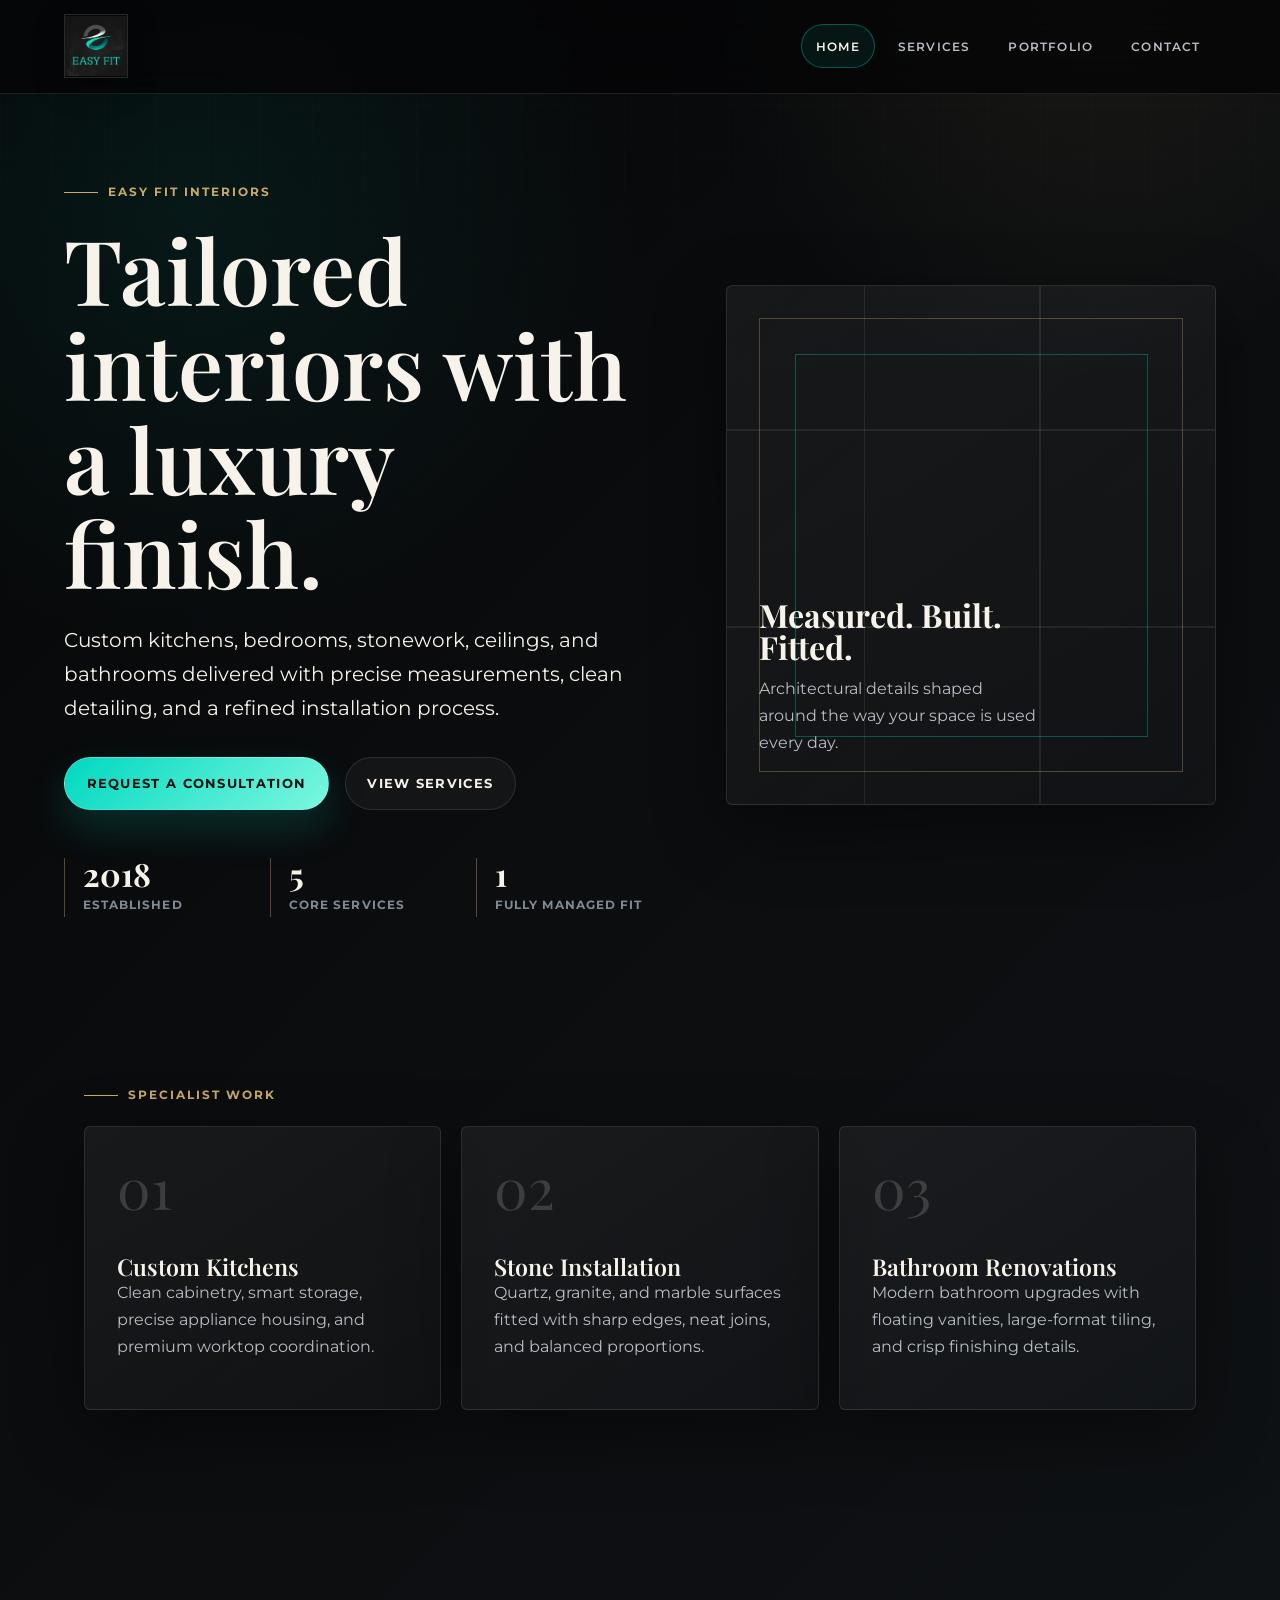
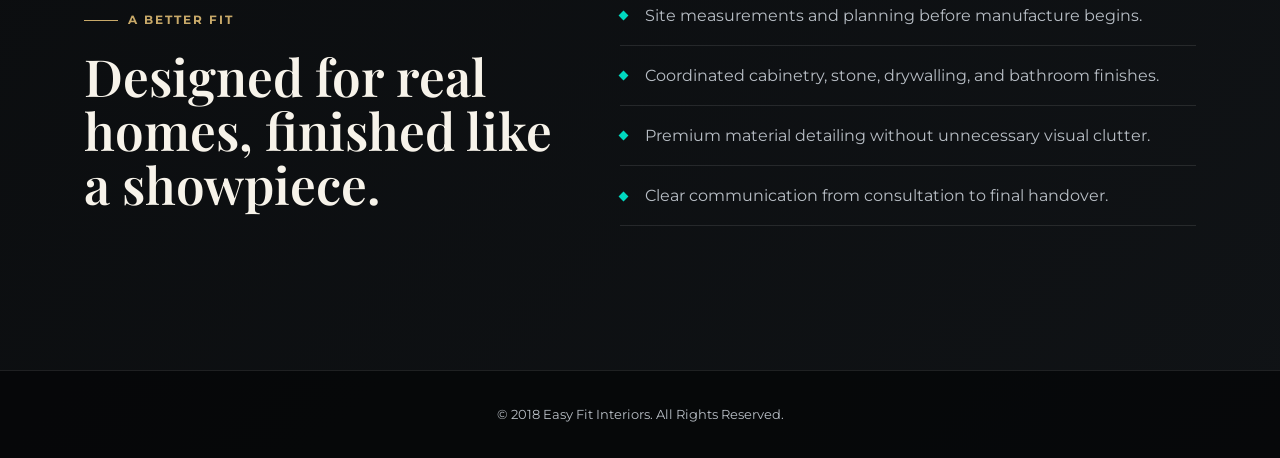
<file: index.html>
<!DOCTYPE html>
<html lang="en">
<head>
    <meta charset="UTF-8">
    <meta name="viewport" content="width=device-width, initial-scale=1.0">
    <title>Easy Fit | Premium Interiors</title>
    <link rel="stylesheet" href="style.css">
    <link rel="icon" type="image/png" href="images/Logo.jpg">
</head>
<body>

    <header>
        <div class="logo">
            <img src="images/Logo.jpg" alt="Easy Fit Logo">
        </div>
        <nav>
            <ul>
                <li><a href="index.html" class="active">Home</a></li>
                <li><a href="services.html">Services</a></li>
                <li><a href="portfolio.html">Portfolio</a></li>
                <li><a href="contact.html">Contact</a></li>
            </ul>
        </nav>
    </header>

    <main>
        <section class="hero">
            <div class="hero-copy">
                <span class="eyebrow">Easy Fit Interiors</span>
                <h1>Tailored interiors with a luxury finish.</h1>
                <p class="lead">Custom kitchens, bedrooms, stonework, ceilings, and bathrooms delivered with precise measurements, clean detailing, and a refined installation process.</p>
                <div class="hero-actions">
                    <a href="contact.html" class="btn-primary">Request a Consultation</a>
                    <a href="services.html" class="btn-secondary">View Services</a>
                </div>

                <div class="stats-grid">
                    <div class="stat">
                        <strong>2018</strong>
                        <span>Established</span>
                    </div>
                    <div class="stat">
                        <strong>5</strong>
                        <span>Core Services</span>
                    </div>
                    <div class="stat">
                        <strong>1</strong>
                        <span>Fully Managed Fit</span>
                    </div>
                </div>
            </div>

            <div class="hero-panel" aria-hidden="true">
                <div class="panel-lines"></div>
                <div class="panel-statement">
                    <strong>Measured. Built. Fitted.</strong>
                    <p>Architectural details shaped around the way your space is used every day.</p>
                </div>
            </div>
        </section>

        <section class="section">
            <span class="eyebrow">Specialist Work</span>
            <div class="services-preview">
                <article class="card">
                    <span class="card-number">01</span>
                    <h3>Custom Kitchens</h3>
                    <p>Clean cabinetry, smart storage, precise appliance housing, and premium worktop coordination.</p>
                </article>
                <article class="card">
                    <span class="card-number">02</span>
                    <h3>Stone Installation</h3>
                    <p>Quartz, granite, and marble surfaces fitted with sharp edges, neat joins, and balanced proportions.</p>
                </article>
                <article class="card">
                    <span class="card-number">03</span>
                    <h3>Bathroom Renovations</h3>
                    <p>Modern bathroom upgrades with floating vanities, large-format tiling, and crisp finishing details.</p>
                </article>
            </div>
        </section>

        <section class="section split-section">
            <div>
                <span class="eyebrow">A Better Fit</span>
                <h2>Designed for real homes, finished like a showpiece.</h2>
            </div>
            <ul class="feature-list">
                <li>Site measurements and planning before manufacture begins.</li>
                <li>Coordinated cabinetry, stone, drywalling, and bathroom finishes.</li>
                <li>Premium material detailing without unnecessary visual clutter.</li>
                <li>Clear communication from consultation to final handover.</li>
            </ul>
        </section>
    </main>

    <footer>
        <p>&copy; 2018 Easy Fit Interiors. All Rights Reserved.</p>
    </footer>

</body>
</html>
</file>
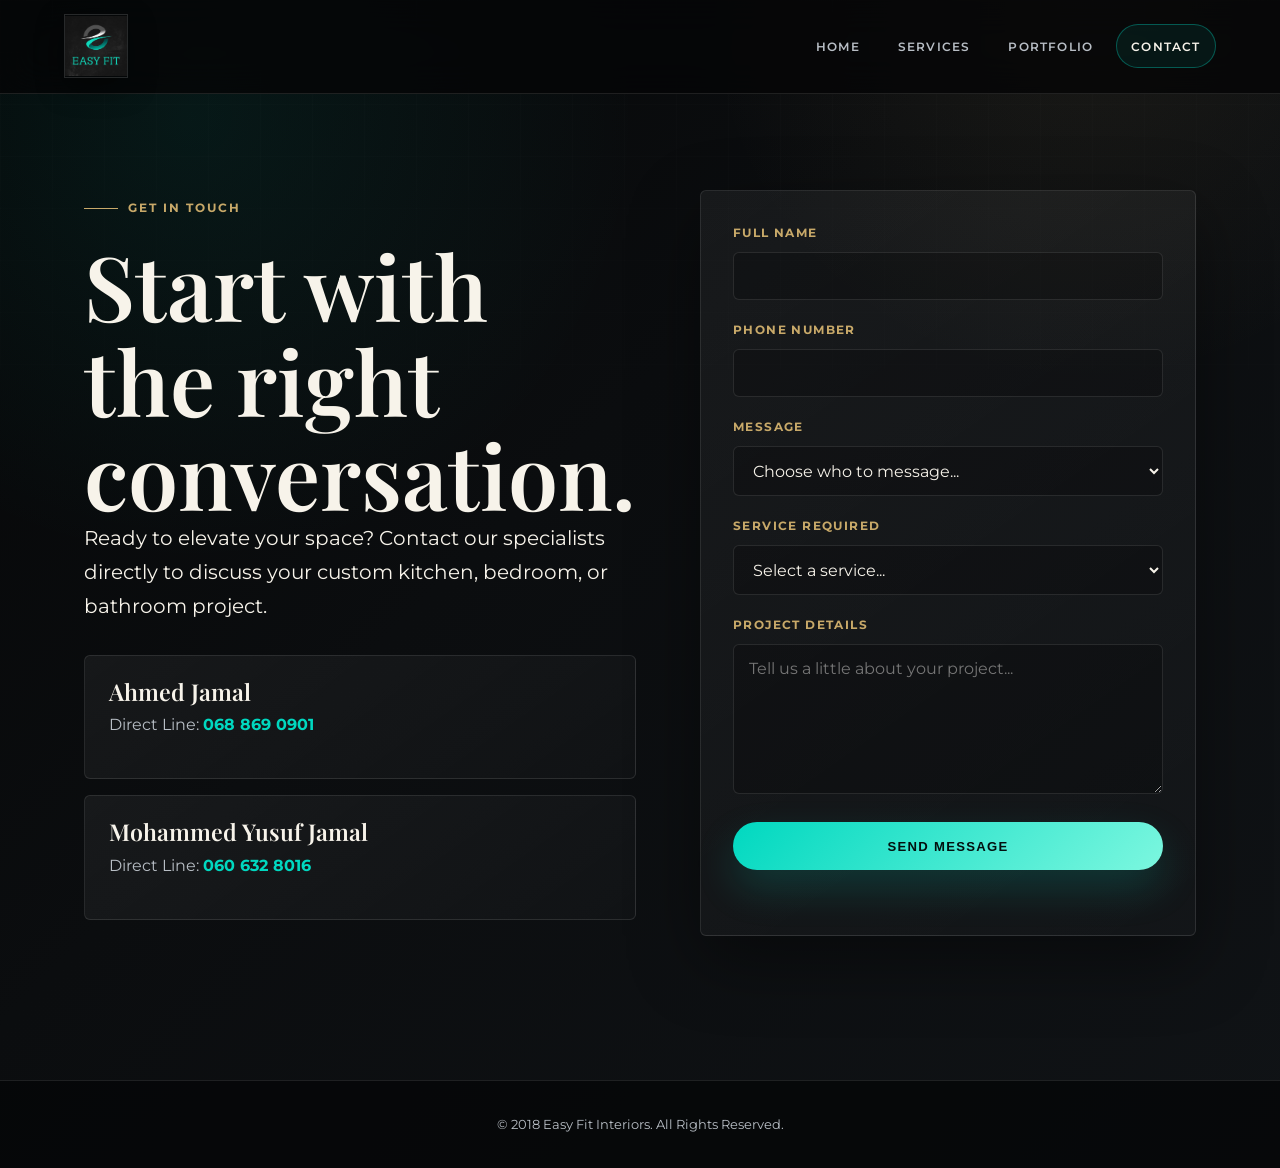
<file: contact.html>
<!DOCTYPE html>
<html lang="en">
<head>
    <meta charset="UTF-8">
    <meta name="viewport" content="width=device-width, initial-scale=1.0">
    <title>Contact Us | Easy Fit Interiors</title>
    <link rel="stylesheet" href="style.css">
    <link rel="icon" type="image/png" href="images/Logo.jpg">
</head>
<body>

    <header>
        <div class="logo">
            <img src="images/Logo.jpg" alt="Easy Fit Logo">
        </div>
        <nav>
            <ul>
                <li><a href="index.html">Home</a></li>
                <li><a href="services.html">Services</a></li>
                <li><a href="portfolio.html">Portfolio</a></li>
                <li><a href="contact.html" class="active">Contact</a></li>
            </ul>
        </nav>
    </header>

    <main class="contact-container">
        <div class="contact-info">
            <span class="eyebrow">Get in Touch</span>
            <h1>Start with the right conversation.</h1>
            <p class="lead">Ready to elevate your space? Contact our specialists directly to discuss your custom kitchen, bedroom, or bathroom project.</p>
            
            <div class="contact-card">
                <h3>Ahmed Jamal</h3>
                <p>Direct Line: <a href="tel:0688690901">068 869 0901</a></p>
            </div>

            <div class="contact-card">
                <h3>Mohammed Yusuf Jamal</h3>
                <p>Direct Line: <a href="tel:0606328016">060 632 8016</a></p>
            </div>
        </div>

        <div class="contact-form">
            <form action="#" method="POST">
                <div class="form-group">
                    <label for="name">Full Name</label>
                    <input type="text" id="name" class="form-control" required>
                </div>
                
                <div class="form-group">
                    <label for="phone">Phone Number</label>
                    <input type="tel" id="phone" class="form-control" required>
                </div>

                <div class="form-group">
                    <label for="recipient">Message</label>
                    <select id="recipient" class="form-control" required>
                        <option value="" disabled selected>Choose who to message...</option>
                        <option value="27688690901">Ahmed Jamal</option>
                        <option value="27606328016">Mohammed Yusuf Jamal</option>
                    </select>
                </div>

                <div class="form-group">
                    <label for="service">Service Required</label>
                    <select id="service" class="form-control" required>
                        <option value="" disabled selected>Select a service...</option>
                        <option value="kitchens">Custom Kitchens</option>
                        <option value="bedrooms">Custom Bedrooms</option>
                        <option value="stone">Stone Installation</option>
                        <option value="drywalling">Drywalling</option>
                        <option value="bathrooms">Bathroom Renovations</option>
                        <option value="other">Other Inquiry</option>
                    </select>
                </div>

                <div class="form-group">
                    <label for="message">Project Details</label>
                    <textarea id="message" class="form-control" placeholder="Tell us a little about your project..." required></textarea>
                </div>

                <button type="submit" class="btn-primary">Send Message</button>
            </form>
        </div>

    </main>

    <footer>
        <p>&copy; 2018 Easy Fit Interiors. All Rights Reserved.</p>
    </footer>

    <script>
        const contactForm = document.querySelector('.contact-form form');

        contactForm.addEventListener('submit', function (event) {
            event.preventDefault();

            const name = document.getElementById('name').value.trim();
            const phone = document.getElementById('phone').value.trim();
            const recipient = document.getElementById('recipient').value;
            const service = document.getElementById('service');
            const serviceText = service.options[service.selectedIndex].text;
            const message = document.getElementById('message').value.trim();

            const whatsappMessage = [
                'Hello, I would like to enquire about Easy Fit Interiors.',
                '',
                'Name: ' + name,
                'Phone: ' + phone,
                'Service: ' + serviceText,
                'Project details: ' + message
            ].join('\n');

            window.open('https://wa.me/' + recipient + '?text=' + encodeURIComponent(whatsappMessage), '_blank');
        });
    </script>

</body>
</html>
</file>
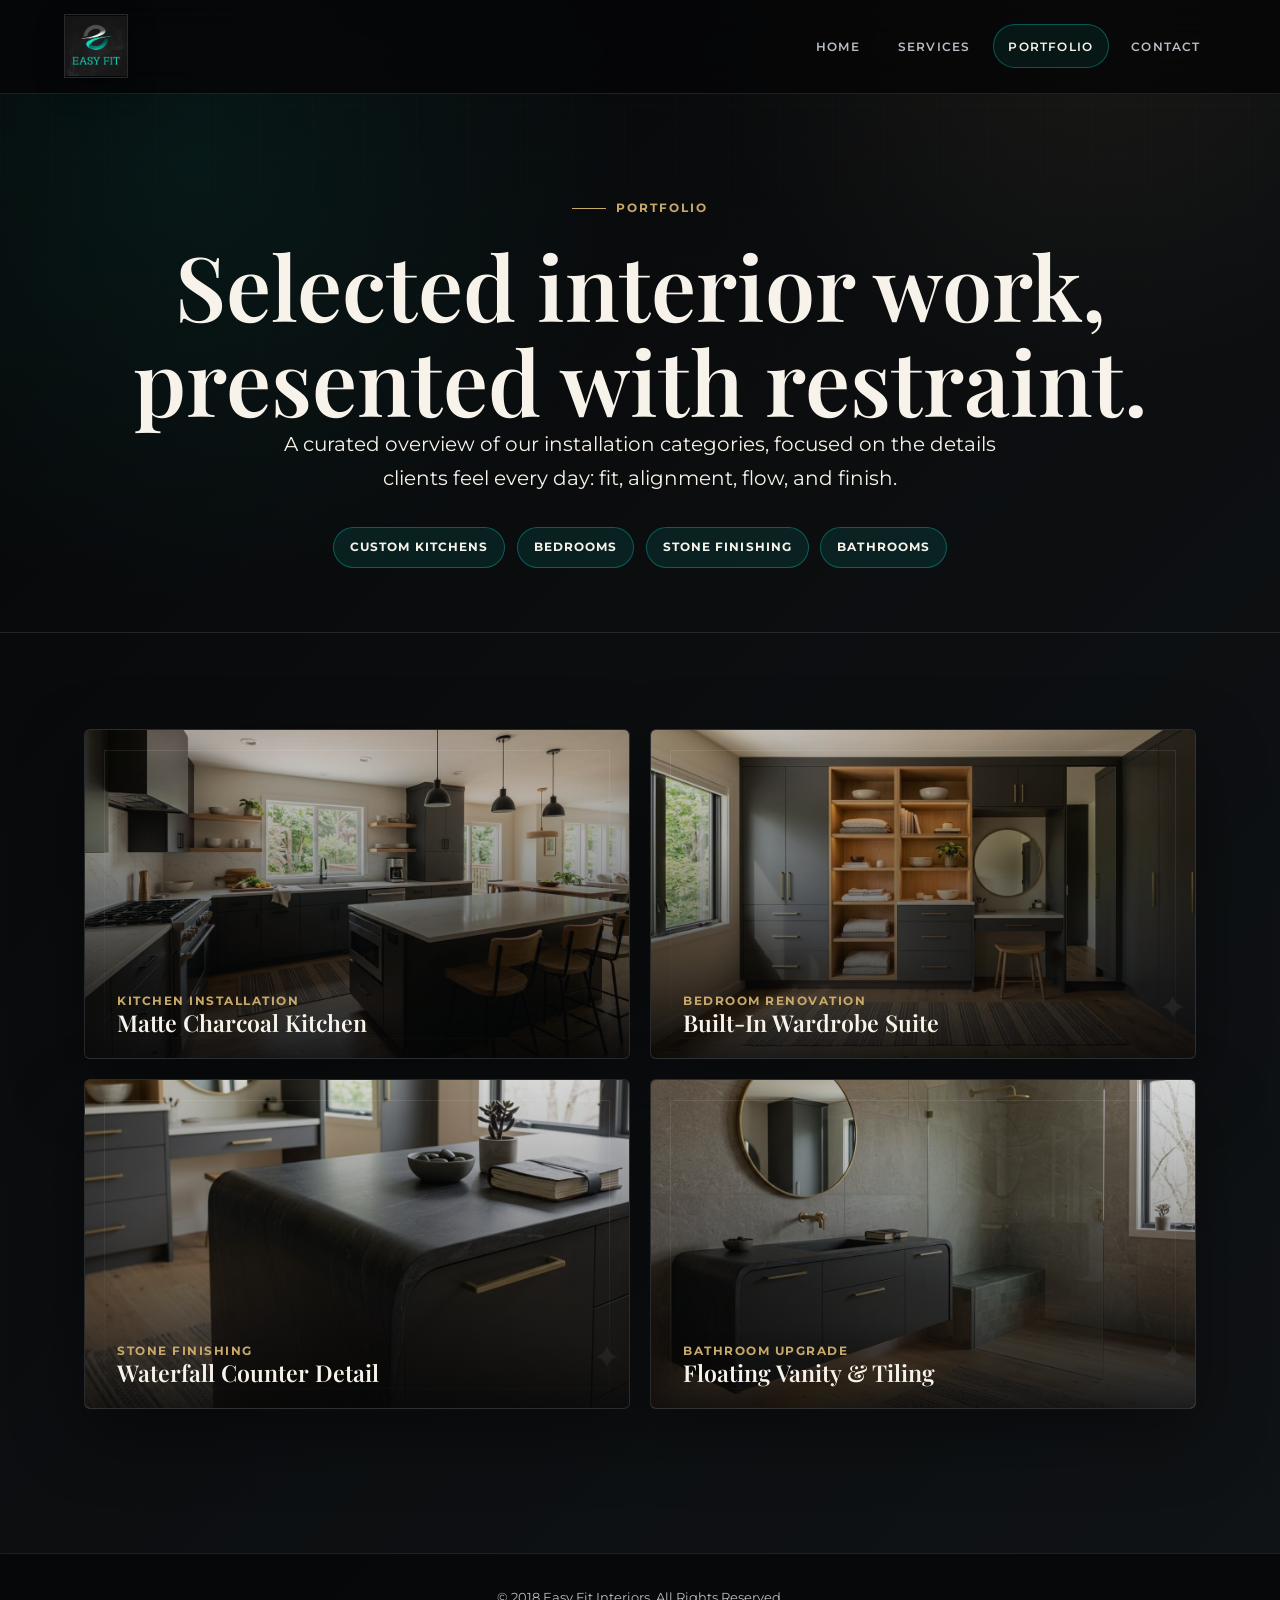
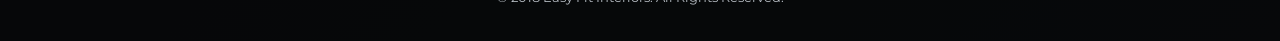
<file: portfolio.html>
<!DOCTYPE html>
<html lang="en">
<head>
    <meta charset="UTF-8">
    <meta name="viewport" content="width=device-width, initial-scale=1.0">
    <title>Portfolio | Easy Fit Interiors</title>
    <link rel="stylesheet" href="style.css">
    <link rel="icon" type="image/png" href="images/Logo.jpg">
</head>
<body>

    <header>
        <div class="logo">
            <img src="images/Logo.jpg" alt="Easy Fit Logo">
        </div>
        <nav>
            <ul>
                <li><a href="index.html">Home</a></li>
                <li><a href="services.html">Services</a></li>
                <li><a href="portfolio.html" class="active">Portfolio</a></li>
                <li><a href="contact.html">Contact</a></li>
            </ul>
        </nav>
    </header>

    <main>
        <section class="page-hero">
            <span class="eyebrow">Portfolio</span>
            <h1>Selected interior work, presented with restraint.</h1>
            <p class="lead">A curated overview of our installation categories, focused on the details clients feel every day: fit, alignment, flow, and finish.</p>

            <ul class="portfolio-filters">
                <li class="active-filter">Custom Kitchens</li>
                <li class="active-filter">Bedrooms</li>
                <li class="active-filter">Stone Finishing</li>
                <li class="active-filter">Bathrooms</li>
            </ul>
        </section>

        <section class="section portfolio-grid">
            <article class="portfolio-item">
                <img src="images/Pic 1.jpg" alt="Matte charcoal custom kitchen by Easy Fit Interiors">
                <div class="portfolio-overlay">
                    <p>Kitchen Installation</p>
                    <h3>Matte Charcoal Kitchen</h3>
                </div>
            </article>

            <article class="portfolio-item">
                <img src="images/Pic 2.jpg" alt="Built-in wardrobe suite by Easy Fit Interiors">
                <div class="portfolio-overlay">
                    <p>Bedroom Renovation</p>
                    <h3>Built-In Wardrobe Suite</h3>
                </div>
            </article>

            <article class="portfolio-item">
                <img src="images/Pic 3.jpg" alt="Waterfall counter detail by Easy Fit Interiors">
                <div class="portfolio-overlay">
                    <p>Stone Finishing</p>
                    <h3>Waterfall Counter Detail</h3>
                </div>
            </article>

            <article class="portfolio-item">
                <img src="images/Pic 4.jpg" alt="Floating vanity and tiling by Easy Fit Interiors">
                <div class="portfolio-overlay">
                    <p>Bathroom Upgrade</p>
                    <h3>Floating Vanity & Tiling</h3>
                </div>
            </article>
        </section>
    </main>

    <footer>
        <p>&copy; 2018 Easy Fit Interiors. All Rights Reserved.</p>
    </footer>

</body>
</html>
</file>
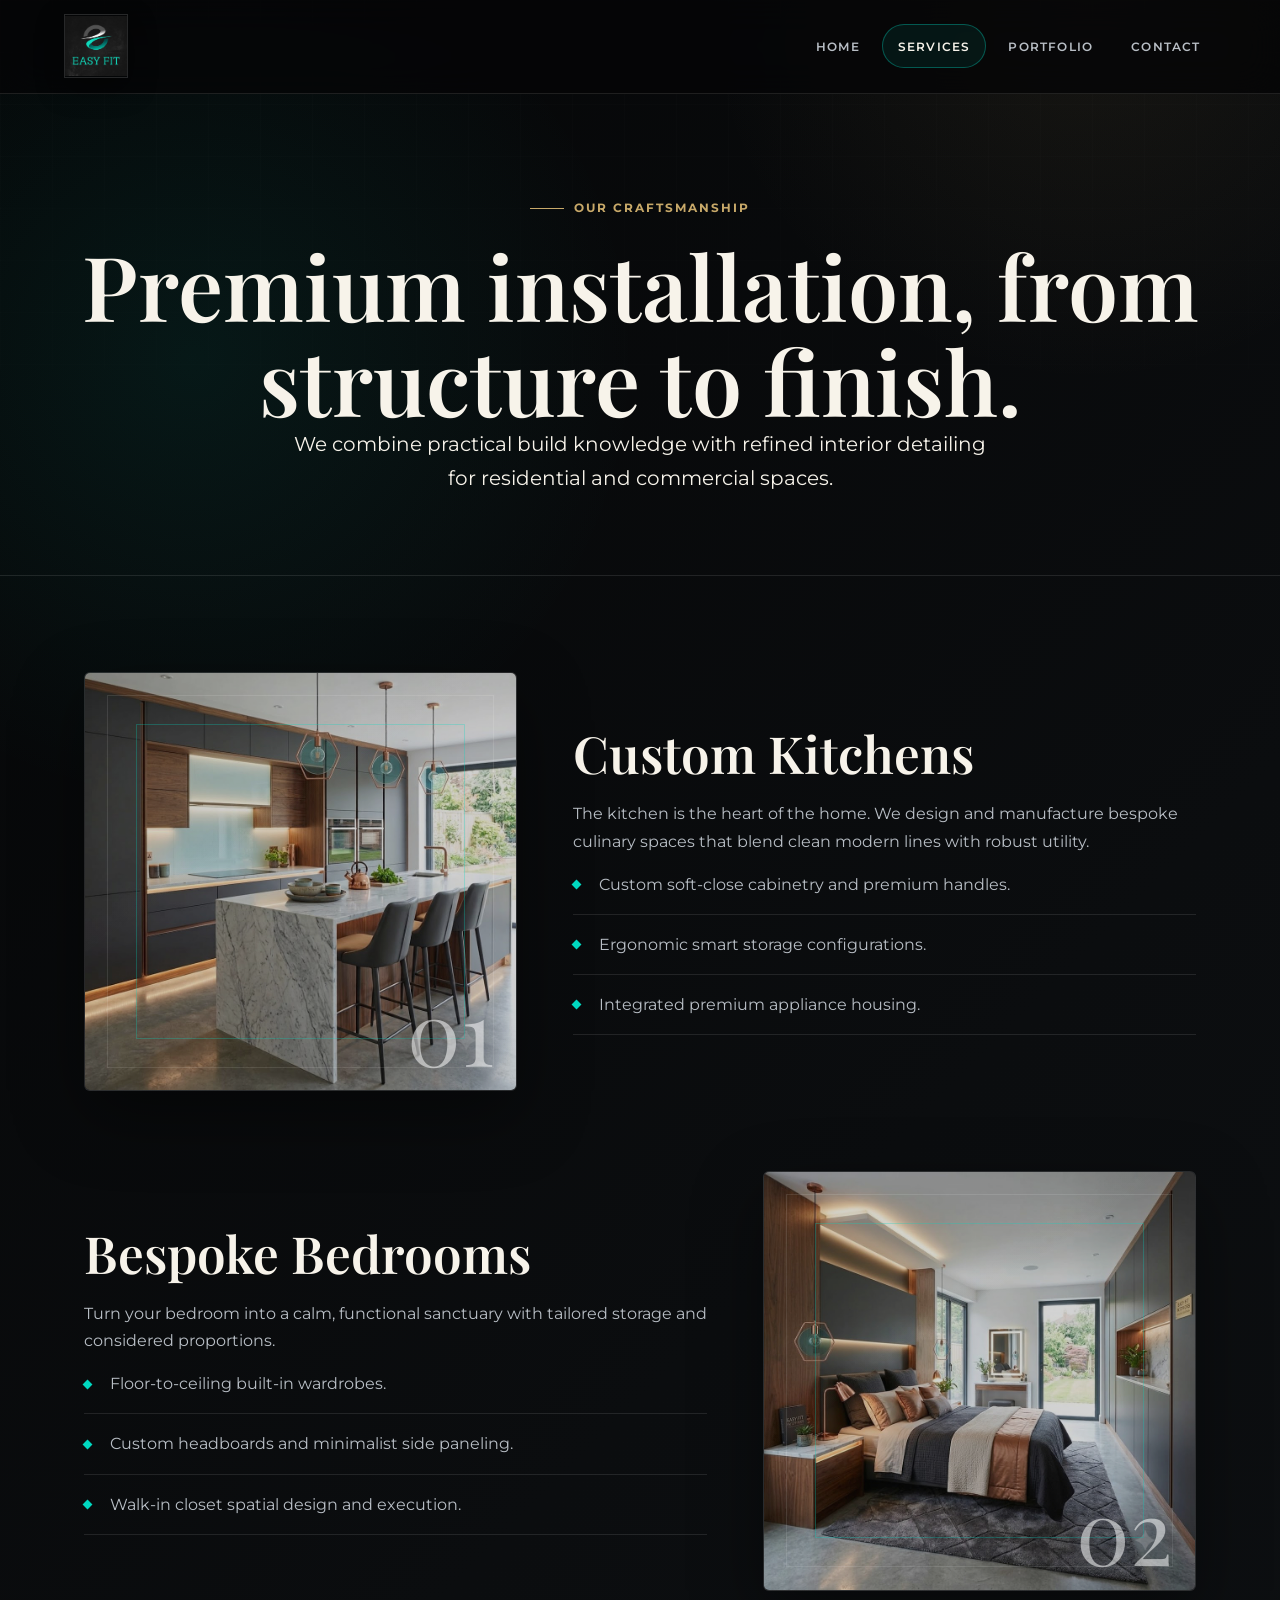
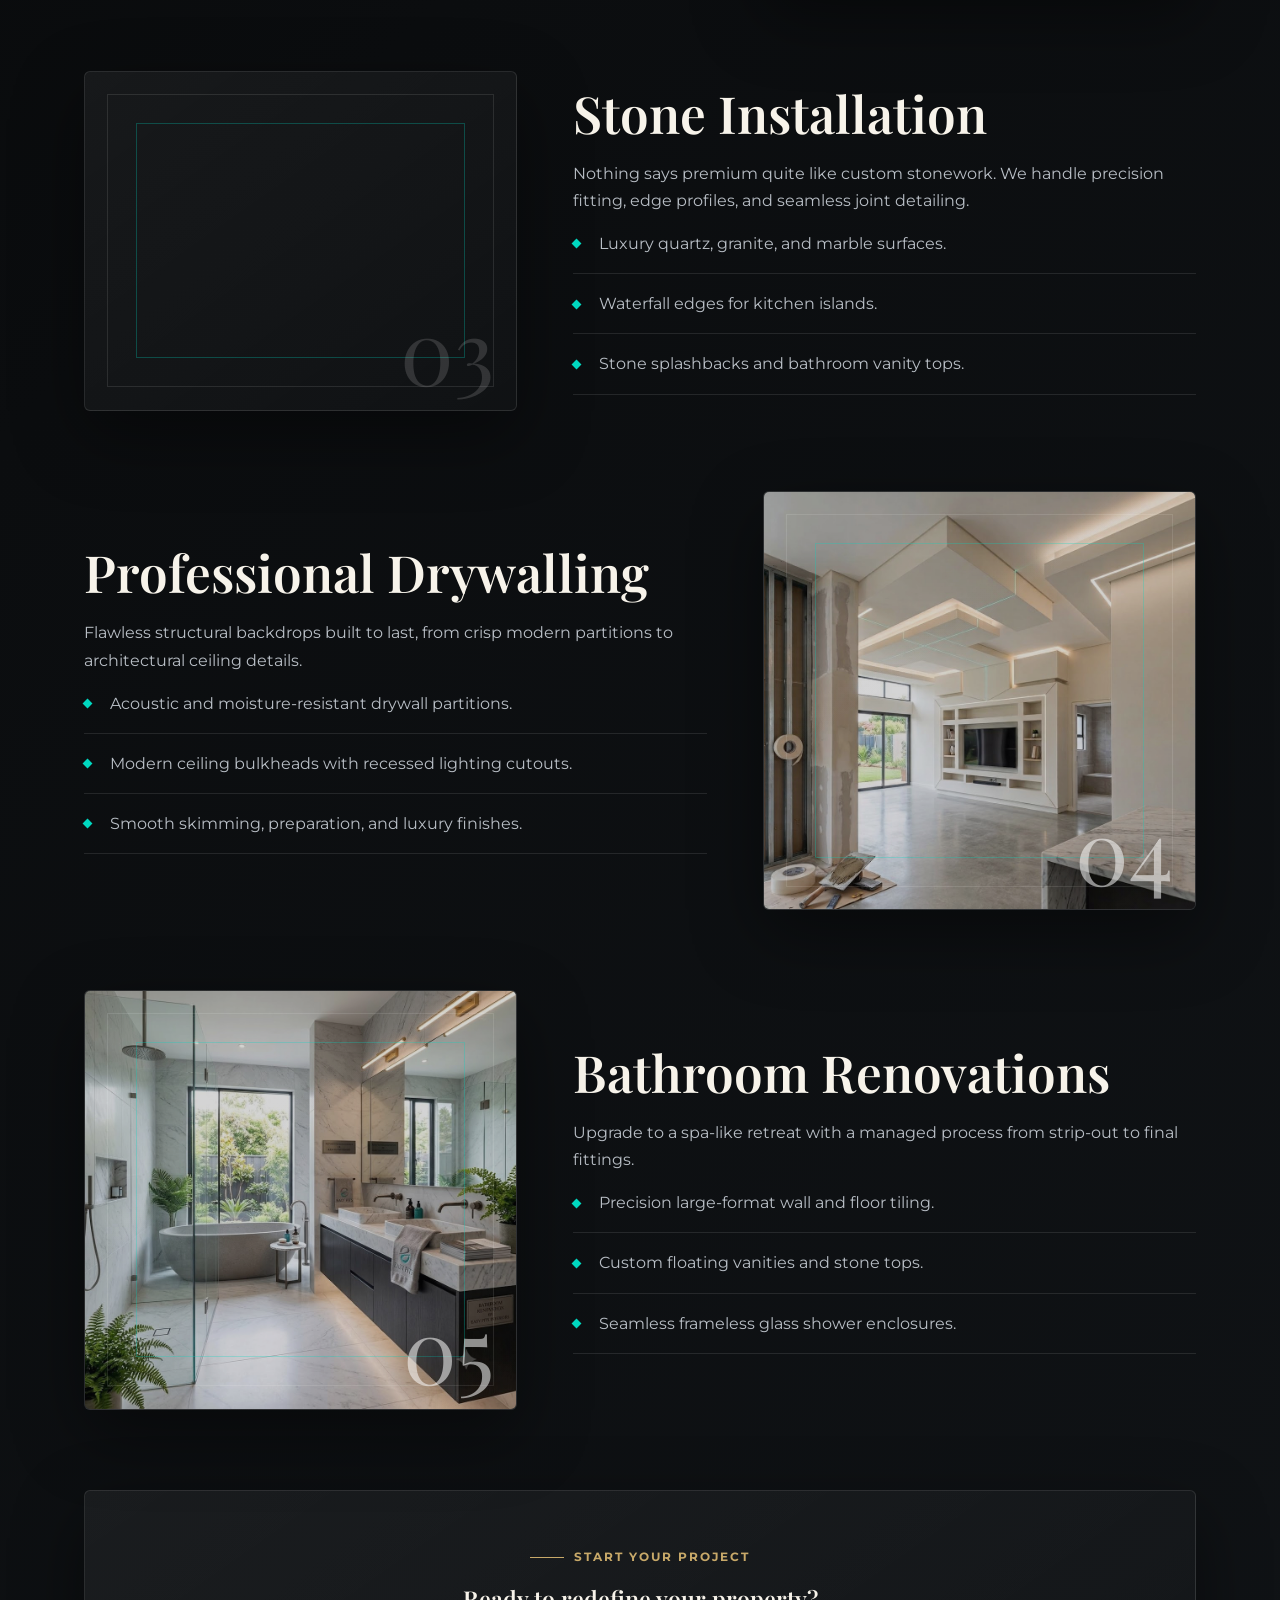
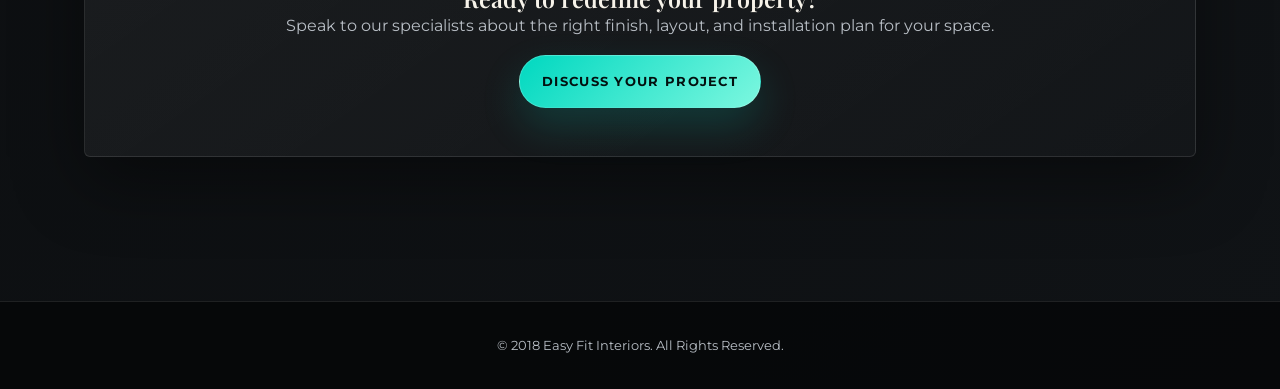
<file: services.html>
<!DOCTYPE html>
<html lang="en">
<head>
    <meta charset="UTF-8">
    <meta name="viewport" content="width=device-width, initial-scale=1.0">
    <title>Our Services | Easy Fit Interiors</title>
    <link rel="stylesheet" href="style.css">
    <link rel="icon" type="image/png" href="images/Logo.jpg">
</head>
<body>

    <header>
        <div class="logo">
            <img src="images/Logo.jpg" alt="Easy Fit Logo">
        </div>
        <nav>
            <ul>
                <li><a href="index.html">Home</a></li>
                <li><a href="services.html" class="active">Services</a></li>
                <li><a href="portfolio.html">Portfolio</a></li>
                <li><a href="contact.html">Contact</a></li>
            </ul>
        </nav>
    </header>

    <main>
        <section class="page-hero">
            <span class="eyebrow">Our Craftsmanship</span>
            <h1>Premium installation, from structure to finish.</h1>
            <p class="lead">We combine practical build knowledge with refined interior detailing for residential and commercial spaces.</p>
        </section>

        <section class="section">
            <article class="service-row">
                <div class="service-visual service-photo premium-panel">
                    <img src="images/Custom kitchen.jpg" alt="Custom kitchen by Easy Fit Interiors">
                    <span>01</span>
                </div>
                <div class="service-text">
                    <h2>Custom Kitchens</h2>
                    <p>The kitchen is the heart of the home. We design and manufacture bespoke culinary spaces that blend clean modern lines with robust utility.</p>
                    <ul class="feature-list">
                        <li>Custom soft-close cabinetry and premium handles.</li>
                        <li>Ergonomic smart storage configurations.</li>
                        <li>Integrated premium appliance housing.</li>
                    </ul>
                </div>
            </article>

            <article class="service-row">
                <div class="service-visual service-photo premium-panel">
                    <img src="images/bespoke bedrooms.jpg" alt="Bespoke bedroom by Easy Fit Interiors">
                    <span>02</span>
                </div>
                <div class="service-text">
                    <h2>Bespoke Bedrooms</h2>
                    <p>Turn your bedroom into a calm, functional sanctuary with tailored storage and considered proportions.</p>
                    <ul class="feature-list">
                        <li>Floor-to-ceiling built-in wardrobes.</li>
                        <li>Custom headboards and minimalist side paneling.</li>
                        <li>Walk-in closet spatial design and execution.</li>
                    </ul>
                </div>
            </article>

            <article class="service-row">
                <div class="service-visual premium-panel" aria-hidden="true">
                    <span>03</span>
                </div>
                <div class="service-text">
                    <h2>Stone Installation</h2>
                    <p>Nothing says premium quite like custom stonework. We handle precision fitting, edge profiles, and seamless joint detailing.</p>
                    <ul class="feature-list">
                        <li>Luxury quartz, granite, and marble surfaces.</li>
                        <li>Waterfall edges for kitchen islands.</li>
                        <li>Stone splashbacks and bathroom vanity tops.</li>
                    </ul>
                </div>
            </article>

            <article class="service-row">
                <div class="service-visual service-photo premium-panel">
                    <img src="images/pro drywall.jpg" alt="Professional drywalling by Easy Fit Interiors">
                    <span>04</span>
                </div>
                <div class="service-text">
                    <h2>Professional Drywalling</h2>
                    <p>Flawless structural backdrops built to last, from crisp modern partitions to architectural ceiling details.</p>
                    <ul class="feature-list">
                        <li>Acoustic and moisture-resistant drywall partitions.</li>
                        <li>Modern ceiling bulkheads with recessed lighting cutouts.</li>
                        <li>Smooth skimming, preparation, and luxury finishes.</li>
                    </ul>
                </div>
            </article>

            <article class="service-row">
                <div class="service-visual service-photo premium-panel">
                    <img src="images/Batgroom.jpg" alt="Bathroom renovation by Easy Fit Interiors">
                    <span>05</span>
                </div>
                <div class="service-text">
                    <h2>Bathroom Renovations</h2>
                    <p>Upgrade to a spa-like retreat with a managed process from strip-out to final fittings.</p>
                    <ul class="feature-list">
                        <li>Precision large-format wall and floor tiling.</li>
                        <li>Custom floating vanities and stone tops.</li>
                        <li>Seamless frameless glass shower enclosures.</li>
                    </ul>
                </div>
            </article>

            <div class="services-cta">
                <span class="eyebrow">Start Your Project</span>
                <h3>Ready to redefine your property?</h3>
                <p>Speak to our specialists about the right finish, layout, and installation plan for your space.</p>
                <a href="contact.html" class="btn-primary">Discuss Your Project</a>
            </div>
        </section>
    </main>

    <footer>
        <p>&copy; 2018 Easy Fit Interiors. All Rights Reserved.</p>
    </footer>

</body>
</html>
</file>
<file: style.css>
@import url('https://fonts.googleapis.com/css2?family=Montserrat:wght@300;400;500;600;700&family=Playfair+Display:wght@500;600;700&display=swap');

:root {
    --bg-dark: #0b0d0f;
    --bg-deep: #050607;
    --bg-card: #15181b;
    --bg-card-soft: #1b1f23;
    --teal-accent: #00d8c0;
    --gold-accent: #c8a969;
    --silver-accent: #b8bec5;
    --muted: #808994;
    --text-light: #f7f3ea;
    --line: rgba(255, 255, 255, 0.1);
    --shadow: 0 24px 70px rgba(0, 0, 0, 0.42);
    --radius: 6px;
    --font-heading: 'Playfair Display', serif;
    --font-body: 'Montserrat', sans-serif;
}

* {
    margin: 0;
    padding: 0;
    box-sizing: border-box;
}

html {
    scroll-behavior: smooth;
}

body {
    min-height: 100vh;
    background:
        radial-gradient(circle at 15% 10%, rgba(0, 216, 192, 0.08), transparent 28rem),
        radial-gradient(circle at 85% 0%, rgba(200, 169, 105, 0.08), transparent 24rem),
        linear-gradient(135deg, var(--bg-deep), var(--bg-dark) 42%, #101316);
    color: var(--text-light);
    font-family: var(--font-body);
    line-height: 1.7;
}

body::before {
    content: "";
    position: fixed;
    inset: 0;
    pointer-events: none;
    background-image:
        linear-gradient(rgba(255, 255, 255, 0.025) 1px, transparent 1px),
        linear-gradient(90deg, rgba(255, 255, 255, 0.025) 1px, transparent 1px);
    background-size: 52px 52px;
    mask-image: linear-gradient(to bottom, rgba(0, 0, 0, 0.6), transparent 70%);
}

h1,
h2,
h3,
h4 {
    font-family: var(--font-heading);
    font-weight: 600;
    letter-spacing: 0;
    line-height: 1.05;
}

h1 {
    font-size: clamp(3rem, 7vw, 6.4rem);
}

h2 {
    color: var(--text-light);
    font-size: clamp(2.2rem, 4vw, 4rem);
}

h3 {
    font-size: 1.45rem;
}

p {
    color: var(--silver-accent);
    font-size: 1rem;
    margin-bottom: 1rem;
}

a {
    color: inherit;
}

header {
    position: sticky;
    top: 0;
    z-index: 20;
    background: rgba(5, 6, 7, 0.82);
    backdrop-filter: blur(18px);
    border-bottom: 1px solid var(--line);
    display: flex;
    align-items: center;
    justify-content: space-between;
    gap: 2rem;
    padding: 0.9rem 5%;
}

.logo {
    display: flex;
    align-items: center;
}

.logo img {
    width: 64px;
    height: 64px;
    object-fit: contain;
    border: 1px solid rgba(255, 255, 255, 0.14);
    box-shadow: 0 10px 28px rgba(0, 0, 0, 0.35);
}

nav ul {
    list-style: none;
    display: flex;
    flex-wrap: wrap;
    justify-content: flex-end;
    gap: 0.45rem;
}

nav a {
    display: inline-flex;
    align-items: center;
    min-height: 40px;
    color: var(--silver-accent);
    text-decoration: none;
    text-transform: uppercase;
    font-size: 0.78rem;
    font-weight: 600;
    letter-spacing: 1.2px;
    padding: 0.65rem 0.9rem;
    border: 1px solid transparent;
    border-radius: 999px;
    transition: color 0.25s ease, border-color 0.25s ease, background 0.25s ease;
}

nav a:hover,
nav a.active {
    color: var(--text-light);
    border-color: rgba(0, 216, 192, 0.35);
    background: rgba(0, 216, 192, 0.08);
}

.section {
    max-width: 1240px;
    margin: 0 auto;
    padding: 6rem 5%;
}

.eyebrow {
    color: var(--gold-accent);
    display: inline-flex;
    align-items: center;
    gap: 0.65rem;
    font-size: 0.75rem;
    font-weight: 700;
    letter-spacing: 2px;
    margin-bottom: 1.25rem;
    text-transform: uppercase;
}

.eyebrow::before {
    content: "";
    width: 34px;
    height: 1px;
    background: var(--gold-accent);
}

.lead {
    color: var(--text-light);
    font-size: clamp(1.06rem, 2vw, 1.25rem);
    max-width: 720px;
}

.hero {
    min-height: calc(100vh - 83px);
    display: grid;
    grid-template-columns: minmax(0, 1.1fr) minmax(300px, 0.9fr);
    align-items: center;
    gap: 4rem;
    max-width: 1320px;
    margin: 0 auto;
    padding: 5rem 5% 4rem;
}

.hero-copy p {
    max-width: 680px;
    margin: 1.5rem 0 2rem;
}

.hero-actions {
    display: flex;
    flex-wrap: wrap;
    align-items: center;
    gap: 1rem;
}

.btn-primary,
.btn-secondary {
    align-items: center;
    border-radius: 999px;
    display: inline-flex;
    font-size: 0.82rem;
    font-weight: 700;
    justify-content: center;
    letter-spacing: 1.3px;
    min-height: 48px;
    padding: 0.9rem 1.35rem;
    text-decoration: none;
    text-transform: uppercase;
    transition: transform 0.25s ease, background 0.25s ease, border-color 0.25s ease;
}

.btn-primary {
    background: linear-gradient(135deg, var(--teal-accent), #7cf7df);
    border: 1px solid rgba(255, 255, 255, 0.18);
    color: #03100f;
    box-shadow: 0 18px 40px rgba(0, 216, 192, 0.18);
}

.btn-secondary {
    background: rgba(255, 255, 255, 0.04);
    border: 1px solid var(--line);
    color: var(--text-light);
}

.btn-primary:hover,
.btn-secondary:hover {
    transform: translateY(-2px);
}

.btn-secondary:hover {
    border-color: rgba(200, 169, 105, 0.45);
    background: rgba(200, 169, 105, 0.08);
}

.hero-panel,
.premium-panel,
.card,
.contact-card,
.contact-form,
.services-cta,
.portfolio-item {
    background: linear-gradient(145deg, rgba(255, 255, 255, 0.055), rgba(255, 255, 255, 0.018));
    border: 1px solid var(--line);
    border-radius: var(--radius);
    box-shadow: var(--shadow);
}

.hero-panel {
    min-height: 520px;
    padding: 2rem;
    position: relative;
    overflow: hidden;
}

.hero-panel::before,
.hero-panel::after {
    content: "";
    position: absolute;
    inset: 2rem;
    border: 1px solid rgba(200, 169, 105, 0.34);
}

.hero-panel::after {
    inset: 4.2rem;
    border-color: rgba(0, 216, 192, 0.32);
}

.panel-lines {
    position: absolute;
    inset: 0;
    background:
        linear-gradient(90deg, transparent 0 28%, rgba(255, 255, 255, 0.08) 28% 28.35%, transparent 28.35% 64%, rgba(255, 255, 255, 0.08) 64% 64.35%, transparent 64.35%),
        linear-gradient(0deg, transparent 0 34%, rgba(255, 255, 255, 0.075) 34% 34.35%, transparent 34.35% 72%, rgba(255, 255, 255, 0.075) 72% 72.35%, transparent 72.35%);
}

.panel-statement {
    bottom: 2rem;
    left: 2rem;
    max-width: 280px;
    position: absolute;
}

.panel-statement strong {
    color: var(--text-light);
    display: block;
    font-family: var(--font-heading);
    font-size: 2rem;
    line-height: 1;
    margin-bottom: 0.75rem;
}

.stats-grid,
.services-preview,
.process-grid,
.portfolio-grid {
    display: grid;
    gap: 1.25rem;
}

.stats-grid {
    grid-template-columns: repeat(3, 1fr);
    margin-top: 3rem;
}

.stat {
    border-left: 1px solid rgba(200, 169, 105, 0.4);
    padding-left: 1.1rem;
}

.stat strong {
    color: var(--text-light);
    display: block;
    font-family: var(--font-heading);
    font-size: 2rem;
    line-height: 1;
}

.stat span {
    color: var(--muted);
    font-size: 0.78rem;
    font-weight: 700;
    letter-spacing: 1.1px;
    text-transform: uppercase;
}

.services-preview {
    grid-template-columns: repeat(3, 1fr);
}

.card {
    min-height: 260px;
    padding: 2rem;
    position: relative;
    overflow: hidden;
    transition: transform 0.25s ease, border-color 0.25s ease;
}

.card::before,
.portfolio-item::before {
    content: "";
    position: absolute;
    inset: 0;
    background: linear-gradient(135deg, rgba(0, 216, 192, 0.12), transparent 38%, rgba(200, 169, 105, 0.09));
    opacity: 0;
    transition: opacity 0.25s ease;
}

.card:hover {
    border-color: rgba(0, 216, 192, 0.38);
    transform: translateY(-4px);
}

.card:hover::before,
.portfolio-item:hover::before {
    opacity: 1;
}

.card > * {
    position: relative;
}

.card-number {
    color: rgba(255, 255, 255, 0.16);
    display: block;
    font-family: var(--font-heading);
    font-size: 3.5rem;
    line-height: 1;
    margin-bottom: 2.5rem;
}

.split-section {
    display: grid;
    grid-template-columns: 0.9fr 1.1fr;
    gap: 4rem;
    align-items: start;
}

.feature-list {
    display: grid;
    gap: 1rem;
    list-style: none;
}

.feature-list li {
    color: var(--silver-accent);
    border-bottom: 1px solid var(--line);
    padding: 0 0 1rem 1.6rem;
    position: relative;
}

.feature-list li::before {
    content: "";
    position: absolute;
    left: 0;
    top: 0.65rem;
    width: 7px;
    height: 7px;
    background: var(--teal-accent);
    transform: rotate(45deg);
}

.page-hero {
    padding: 6rem 5% 4rem;
    text-align: center;
    border-bottom: 1px solid var(--line);
}

.page-hero p {
    margin-left: auto;
    margin-right: auto;
}

.service-row {
    display: grid;
    grid-template-columns: 0.82fr 1.18fr;
    gap: 3.5rem;
    align-items: stretch;
    margin-bottom: 5rem;
}

.service-row:nth-child(even) {
    grid-template-columns: 1.18fr 0.82fr;
}

.service-row:nth-child(even) .service-visual {
    order: 2;
}

.service-visual {
    min-height: 340px;
    padding: 1.4rem;
    position: relative;
    overflow: hidden;
}

.service-photo {
    padding: 0;
}

.service-photo img {
    display: block;
    width: 100%;
    height: 100%;
    min-height: 340px;
    object-fit: cover;
    opacity: 0.82;
    transition: opacity 0.3s ease, transform 0.5s ease;
}

.service-photo:hover img {
    opacity: 0.96;
    transform: scale(1.03);
}

.service-photo::before {
    z-index: 1;
}

.service-photo::after {
    z-index: 2;
}

.service-visual::before,
.service-visual::after {
    content: "";
    position: absolute;
    border: 1px solid rgba(255, 255, 255, 0.1);
}

.service-visual::before {
    inset: 1.4rem;
}

.service-visual::after {
    inset: 3.2rem;
    border-color: rgba(0, 216, 192, 0.28);
}

.service-visual span {
    bottom: 1.4rem;
    color: rgba(255, 255, 255, 0.14);
    font-family: var(--font-heading);
    font-size: clamp(3rem, 7vw, 6rem);
    line-height: 0.85;
    position: absolute;
    right: 1.4rem;
    z-index: 3;
}

.service-photo span {
    color: rgba(255, 255, 255, 0.54);
    text-shadow: 0 10px 28px rgba(0, 0, 0, 0.6);
}

.service-text {
    align-self: center;
}

.service-text h2 {
    margin-bottom: 1.2rem;
}

.services-cta {
    margin: 5rem auto 0;
    padding: 3rem;
    text-align: center;
}

.portfolio-filters {
    display: flex;
    flex-wrap: wrap;
    justify-content: center;
    gap: 0.7rem;
    list-style: none;
    margin-top: 2rem;
}

.portfolio-filters li {
    border: 1px solid var(--line);
    border-radius: 999px;
    color: var(--silver-accent);
    font-size: 0.76rem;
    font-weight: 700;
    letter-spacing: 1.1px;
    padding: 0.6rem 1rem;
    text-transform: uppercase;
}

.portfolio-filters li.active-filter {
    background: rgba(0, 216, 192, 0.1);
    border-color: rgba(0, 216, 192, 0.35);
    color: var(--text-light);
}

.portfolio-grid {
    grid-template-columns: repeat(2, 1fr);
}

.portfolio-item {
    min-height: 330px;
    overflow: hidden;
    padding: 2rem;
    position: relative;
}

.portfolio-item img {
    position: absolute;
    inset: 0;
    width: 100%;
    height: 100%;
    object-fit: cover;
    opacity: 0.84;
    transition: opacity 0.3s ease, transform 0.5s ease;
}

.portfolio-item:hover img {
    opacity: 0.98;
    transform: scale(1.04);
}

.portfolio-item::after {
    content: "";
    position: absolute;
    inset: 1.2rem;
    border: 1px solid rgba(255, 255, 255, 0.09);
    z-index: 2;
}

.portfolio-overlay {
    position: absolute;
    inset: 0;
    z-index: 3;
    align-items: flex-start;
    background: linear-gradient(to top, rgba(5, 6, 7, 0.88), rgba(5, 6, 7, 0.22) 62%, transparent);
    padding: 2rem 2rem 1.45rem;
    display: flex;
    flex-direction: column;
    justify-content: flex-end;
}

.portfolio-overlay p {
    color: var(--gold-accent);
    font-size: 0.75rem;
    font-weight: 700;
    letter-spacing: 1.5px;
    margin: 0;
    text-transform: uppercase;
}

.contact-container {
    max-width: 1240px;
    margin: 0 auto;
    padding: 6rem 5%;
    display: grid;
    grid-template-columns: 0.9fr 1.1fr;
    gap: 4rem;
}

.contact-info h2 {
    margin-bottom: 1.25rem;
}

.contact-info p.lead {
    margin-bottom: 2rem;
}

.contact-card {
    box-shadow: none;
    margin-bottom: 1rem;
    padding: 1.5rem;
}

.contact-card h3 {
    margin-bottom: 0.45rem;
}

.contact-card a {
    color: var(--teal-accent);
    font-weight: 700;
    text-decoration: none;
}

.contact-card a:hover {
    color: var(--gold-accent);
}

.contact-form {
    padding: 2rem;
}

.contact-form .btn-primary {
    border: 0;
    cursor: pointer;
    width: 100%;
}

.form-group {
    margin-bottom: 1.25rem;
}

.form-group label {
    color: var(--gold-accent);
    display: block;
    font-size: 0.74rem;
    font-weight: 700;
    letter-spacing: 1.4px;
    margin-bottom: 0.55rem;
    text-transform: uppercase;
}

.form-control {
    background: rgba(0, 0, 0, 0.22);
    border: 1px solid var(--line);
    border-radius: var(--radius);
    color: var(--text-light);
    font-family: var(--font-body);
    font-size: 1rem;
    min-height: 48px;
    padding: 0.85rem 0.95rem;
    transition: border-color 0.25s ease, box-shadow 0.25s ease, background 0.25s ease;
    width: 100%;
}

.form-control:focus {
    background: rgba(0, 0, 0, 0.34);
    border-color: var(--teal-accent);
    box-shadow: 0 0 0 4px rgba(0, 216, 192, 0.09);
    outline: none;
}

textarea.form-control {
    min-height: 150px;
    resize: vertical;
}

footer {
    background: rgba(5, 6, 7, 0.78);
    border-top: 1px solid var(--line);
    margin-top: 3rem;
    padding: 2rem 5%;
    text-align: center;
}

footer p {
    font-size: 0.84rem;
    margin: 0;
}

@media (max-width: 920px) {
    header {
        align-items: flex-start;
        flex-direction: column;
        gap: 1rem;
    }

    nav ul {
        justify-content: flex-start;
    }

    .hero,
    .split-section,
    .contact-container,
    .service-row,
    .service-row:nth-child(even) {
        grid-template-columns: 1fr;
    }

    .service-row:nth-child(even) .service-visual {
        order: 0;
    }

    .services-preview,
    .stats-grid,
    .portfolio-grid {
        grid-template-columns: 1fr;
    }
}

@media (max-width: 560px) {
    h1 {
        font-size: 3rem;
    }

    .hero,
    .section,
    .page-hero,
    .contact-container {
        padding-left: 1.2rem;
        padding-right: 1.2rem;
    }

    nav a {
        font-size: 0.7rem;
        min-height: 36px;
        padding: 0.55rem 0.7rem;
    }

    .hero-panel {
        min-height: 390px;
    }

    .services-cta,
    .contact-form {
        padding: 1.35rem;
    }
}
</file>
